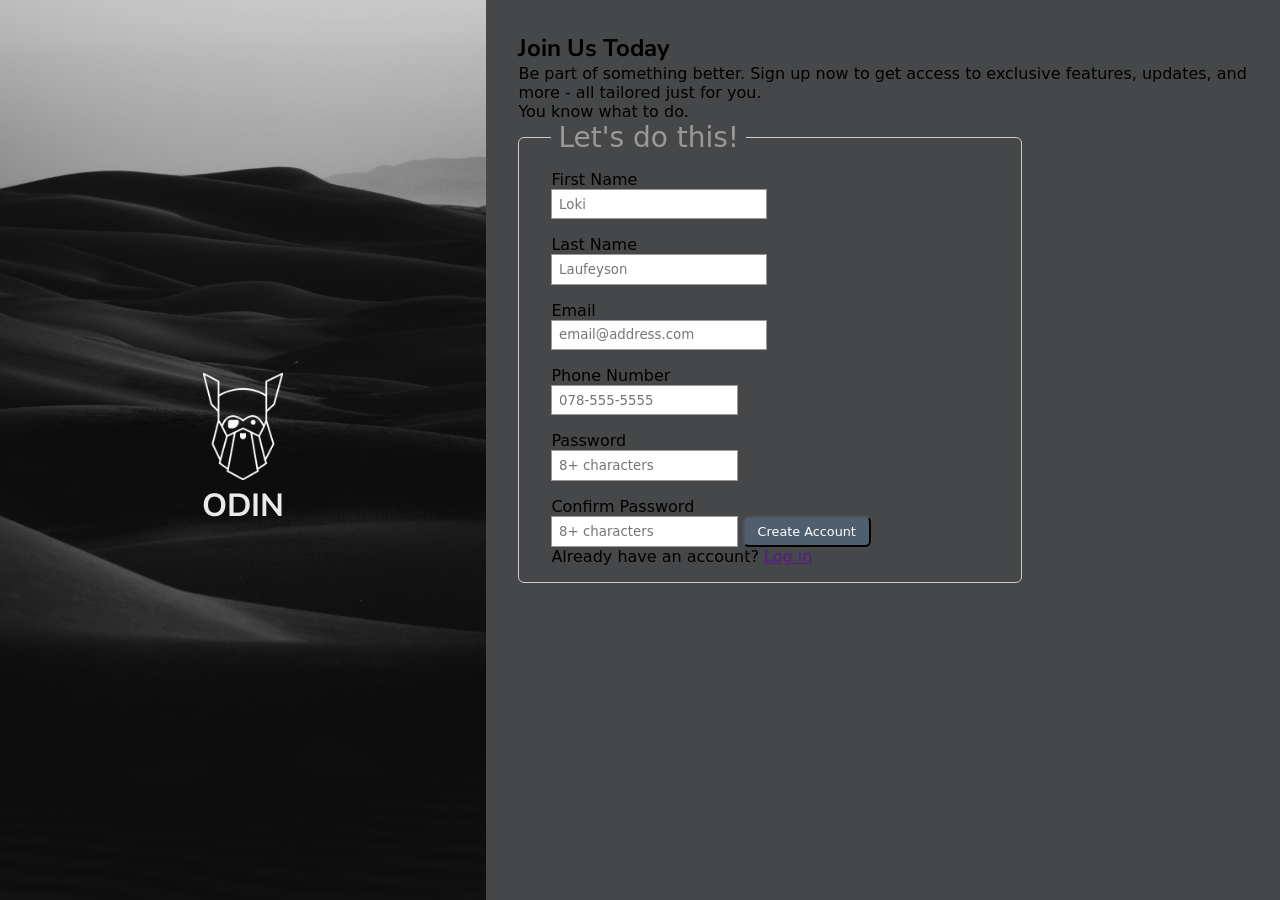
<file: index.html>
<!DOCTYPE html>
<html lang="en">
<head>
    <meta charset="UTF-8">
    <meta name="viewport" content="width=device-width, initial-scale=1.0">
    <title>Odin Sign-Up</title>
    <link rel="stylesheet" href="style.css">
    <link rel="preconnect" href="https://fonts.googleapis.com">
    <link rel="preconnect" href="https://fonts.gstatic.com" crossorigin>
    <link href="https://fonts.googleapis.com/css2?family=Noto+Serif:ital,wght@0,100..900;1,100..900&family=Nunito+Sans:ital,opsz,wght@0,6..12,200..1000;1,6..12,200..1000&family=Poiret+One&family=Tangerine:wght@400;700&display=swap" rel="stylesheet">
</head>
<body>
 <div class="container">
    <div class="left-panel">
        <div class="content">
            <img src="odin-lined.png" alt="logo">
            <h1>ODIN</h1>
        </div>    
    </div>

    <div class="right-panel">
        <section>
            <h2>Join Us Today</h2>
            <p>Be part of something better. Sign up now to get access to exclusive features, updates, and more - all tailored just for you.</p>
            <p>You know what to do.</p>
        </section>
        <form action="/action_page.php" method="post">
            <fieldset>
            <legend>Let's do this!</legend>
        
                <label for="first_name">First Name</label>
                <input type="text" id="first_name" placeholder="Loki">
    
                <label for="last_name">Last Name</label>
                <input type="text" id="last_name" placeholder="Laufeyson">
            
                <label for="email">Email</label>
                <input type="email" id="email" placeholder="email@address.com">
            
                <label for="phone_number">Phone Number</label>
                <input type="tel" id="phone_number" placeholder="078-555-5555">
            
                <label for="password">Password</label>
                <input type="password" id="password" placeholder="8+ characters" minlength="8">
    
                <label for="confirm_password">Confirm Password</label>
                <input type="password" id="passwordconf" placeholder="8+ characters" minlength="8">
            
                <button type="submit">Create Account</button>
                <p>Already have an account? <a href="">Log in</a></p>
            </fieldset>
            
        </form> 
        </div>
    
       
 </div>   

</body>
</html>
</file>
<file: style.css>
* {
  margin: 0;
  padding: 0;
  font-family: system-ui, -apple-system, BlinkMacSystemFont, 'Segoe UI', Roboto, Oxygen, Ubuntu, Cantarell, 'Open Sans', 'Helvetica Neue', sans-serif;
}

.nunito-sans-custom {
  font-family: "Nunito Sans", sans-serif;
  font-optical-sizing: auto;
  font-weight: 400; /* Replace with 100–900 based on need */
  font-style: normal;
  font-variation-settings:
    "wdth" 100,
    "YTLC" 500;
}

body, html {
  height: 100%;
}

.container {
  display: flex;
  height: 100vh;
}

.left-panel {
  width: 40%;
  height: 100vh;
}

.right-panel {
  background-color: #464749;
  width: 60%;
  padding: 2em;
}

fieldset {
  margin: 2em 0;
  padding: 1em 2em;
  border: solid 1px #ccc;
  border-radius: 6px;
  min-width: 200px;
}

legend {
  font-size: 1.25em;
  padding: 0 .25em;
  color: #999;
}

label {
  display: block;
  margin-top: 1em;
}

label:first-of-type {
  margin-top: 0;
}

input {
  padding: .5em;
  border: solid 1px #999;
}

input[type="email"], input[type="text"] {
  width: 15em;
}

input:not(:placeholder-shown):valid {
  outline-color: rgb(83, 221, 83);
}

input:not(:placeholder-shown):invalid {
  outline-color: rgb(247, 68, 68);
}

input:focus:invalid {
  outline-color: rgb(231, 201, 29);
}

input:focus{
  outline-color: rgb(37, 144, 243);
}

button {
  padding: .5em 1em;
  border-radius: 6px;
  background-color: #4e5f70;
  color: #fff;
  font-family: system-ui, -apple-system, BlinkMacSystemFont, 'Segoe UI', Roboto, Oxygen, Ubuntu, Cantarell, 'Open Sans', 'Helvetica Neue', sans-serif;
  font-size: .8em;
}

/* large screen rules*/
@media screen and (min-width:430px) {
  legend {
    font-size: 1.75em;
  }

  fieldset {
    margin-top: 0;
    width: 60%;
    min-width: 320px;
    position: relative;
  }
}

img {
  width: 80px; 
  height: auto;
}


.left-panel {
  background-image: url(jeremy-bishop-8xznAGy4HcY-unsplash.jpg);
  background-size: cover;
  background-position: center;
  background-repeat: no-repeat;
  position: relative;
  display: flex;                
  align-items: center;        
  justify-content: center;
}

.left-panel .content {
  position: relative;
  z-index: 2;
  text-align: center;
  color: #e9eaeb;
  
}

h1, h2 {
  font-family: "Nunito Sans", sans-serif;
}
</file>
